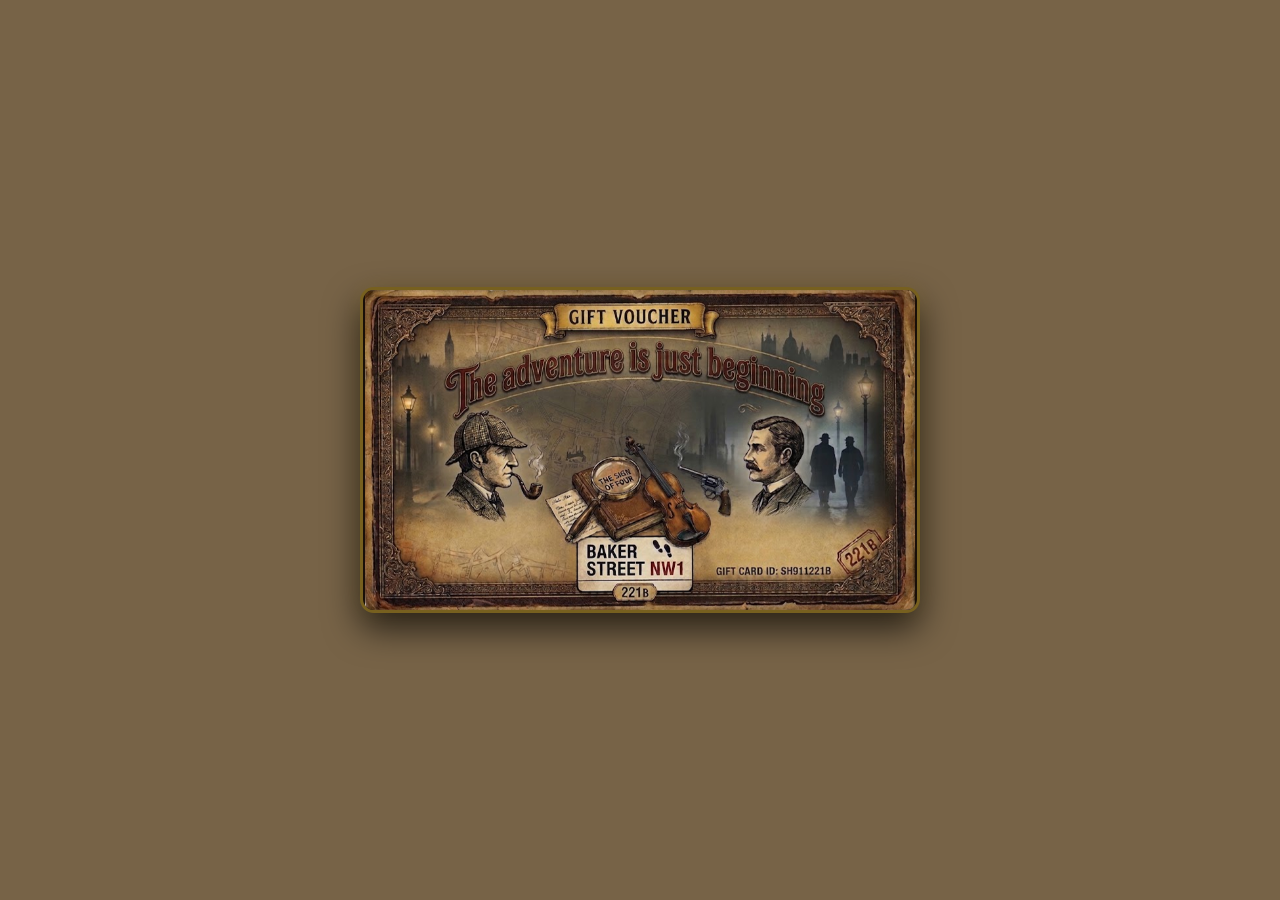
<file: index.html>
<!DOCTYPE html>
<html lang="en">
<head>
    <meta charset="UTF-8">
    <meta name="viewport" content="width=device-width, initial-scale=1.0">
    <title>A great way to annoy a girl - Book 1</title>
    <meta name="description" content="A gaslit card trick on Baker Street. Turn the card, open the grimoire, and step into the Midnight Gazette exhibition.">
    <meta name="theme-color" content="#0b0b0e">
    <link rel="icon" href="favicon.svg" type="image/svg+xml">
    <link rel="manifest" href="site.webmanifest">
    <link rel="preconnect" href="https://fonts.googleapis.com">
    <link rel="preconnect" href="https://fonts.gstatic.com" crossorigin>
    <link href="https://fonts.googleapis.com/css2?family=Cinzel+Decorative:wght@700&family=Playfair+Display:ital,wght@0,400;0,700;1,400&family=UnifrakturMaguntia&display=swap" rel="stylesheet">
    <link rel="stylesheet" href="css/parlor.css">
    <link rel="preload" as="image" href="images/card-front.jpg">
    <link rel="preload" as="image" href="images/card-back.jpg">
    <link rel="preload" as="image" href="images/london.jpg">
    <link rel="prefetch" href="exhibition.html">
</head>
<body>
    <div id="flash-overlay"></div>

    <header class="victorian-header">
        <!-- <h1>Mistery unravels</h1> -->
        <p class="era-kicker">London, 1890</p>
        <p class="era-sub">For more adventures yet to come...</p>
    </header>

    <div class="scene" id="cardScene">
        <div class="card-container" id="magicCard">
            <div class="card-face card-front">
                <img src="images/card-front.jpg" alt="A foggy cobbled bridge leading up to a castle gate">
            </div>
            <div class="card-face card-back">
                <img src="images/card-back.jpg" alt="The same castle reflected in still water">
            </div>
        </div>
    </div>

    <div class="book-container" id="flyingBook" aria-hidden="true">
        <div class="book-spine-wrapper" id="bookSpineWrapper">
            <div class="book-spine-center"></div>

            <div class="book-right-half">
                <div class="book-page-content right-page-shadow portal-page">
                    <div class="book-title">Secret Portal</div>
                    <img class="portal-arc" src="images/portal_arc.jpg" alt="A stone arch filled with a swirling portal">
                </div>
            </div>

            <div class="book-left-flap" id="bookLeftFlap">
                <div class="cover-front-face">
                    <h2>Grimoire of adventures</h2>
                    <div class="emblem" aria-hidden="true">⚜</div>
                </div>
                <div class="cover-inside-page">
                    <div class="book-page-content left-page-shadow">
                        <div class="book-title">Vol. XIX — The Passage</div>
                        <p class="book-text">On a foggy eve in November 1890, the gas lamps of Baker Street flickered as the veil between worlds grew thin...</p>
                        <img class="book-illustration" src="images/street.jpg" alt="Westminster Bridge and the clock tower">
                    </div>
                </div>
            </div>

            <div id="riffleStack"></div>
        </div>
    </div>

    <dialog class="gate" id="gateDialog" aria-labelledby="gateQuestion">
        <form id="gateForm">
            <p class="gate-kicker">The grimoire asks</p>
            <h2 id="gateQuestion" tabindex="-1"></h2>
            <label class="sr-only" for="gateAnswer">Your answer</label>
            <input id="gateAnswer" name="answer" type="text" autocomplete="off" spellcheck="false" required>
            <p class="gate-error" id="gateError" hidden>The stone portal does not yield.</p>
            <div class="gate-actions">
                <button type="button" class="plaque" id="gateClose">Close</button>
                <button type="submit" class="plaque" id="gateSubmit">Offer the answer</button>
            </div>
        </form>
    </dialog>

    <script src="js/gate.js"></script>
    <script src="js/parlor.js"></script>
</body>
</html>
</file>
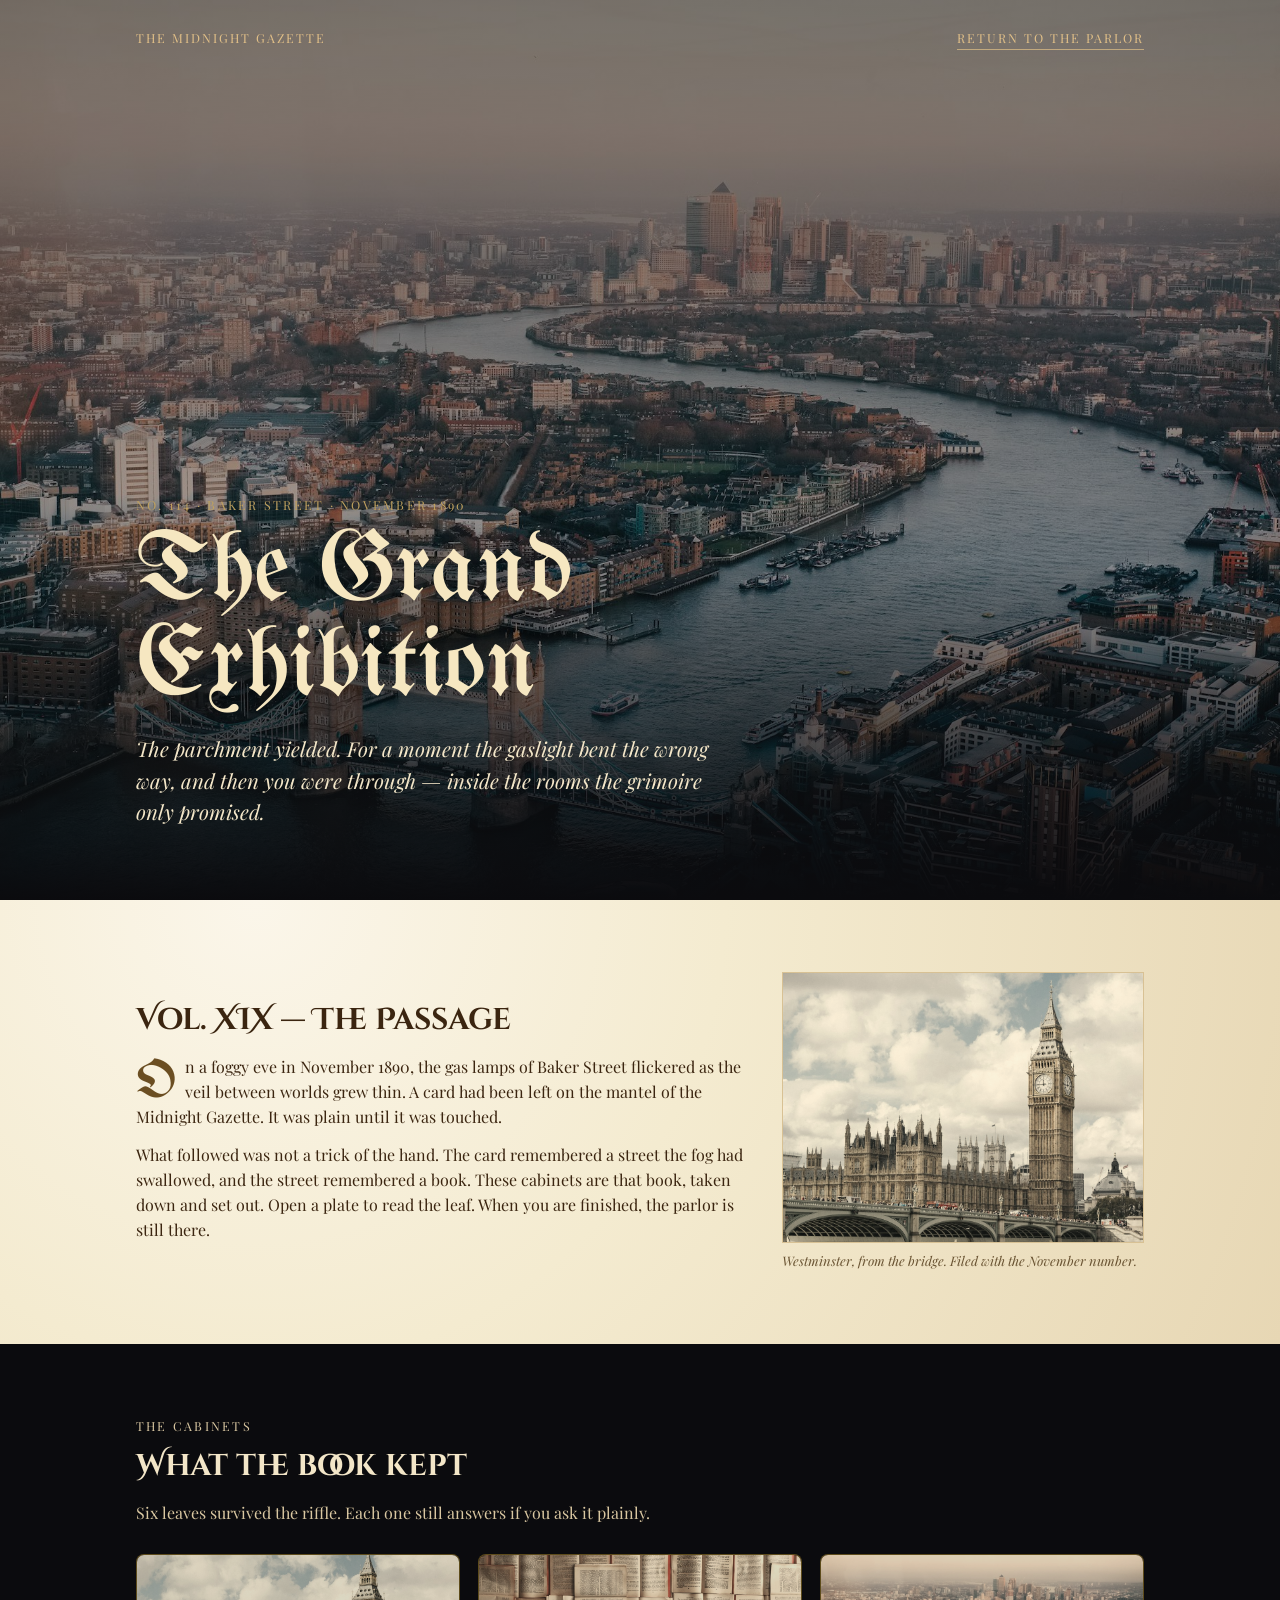
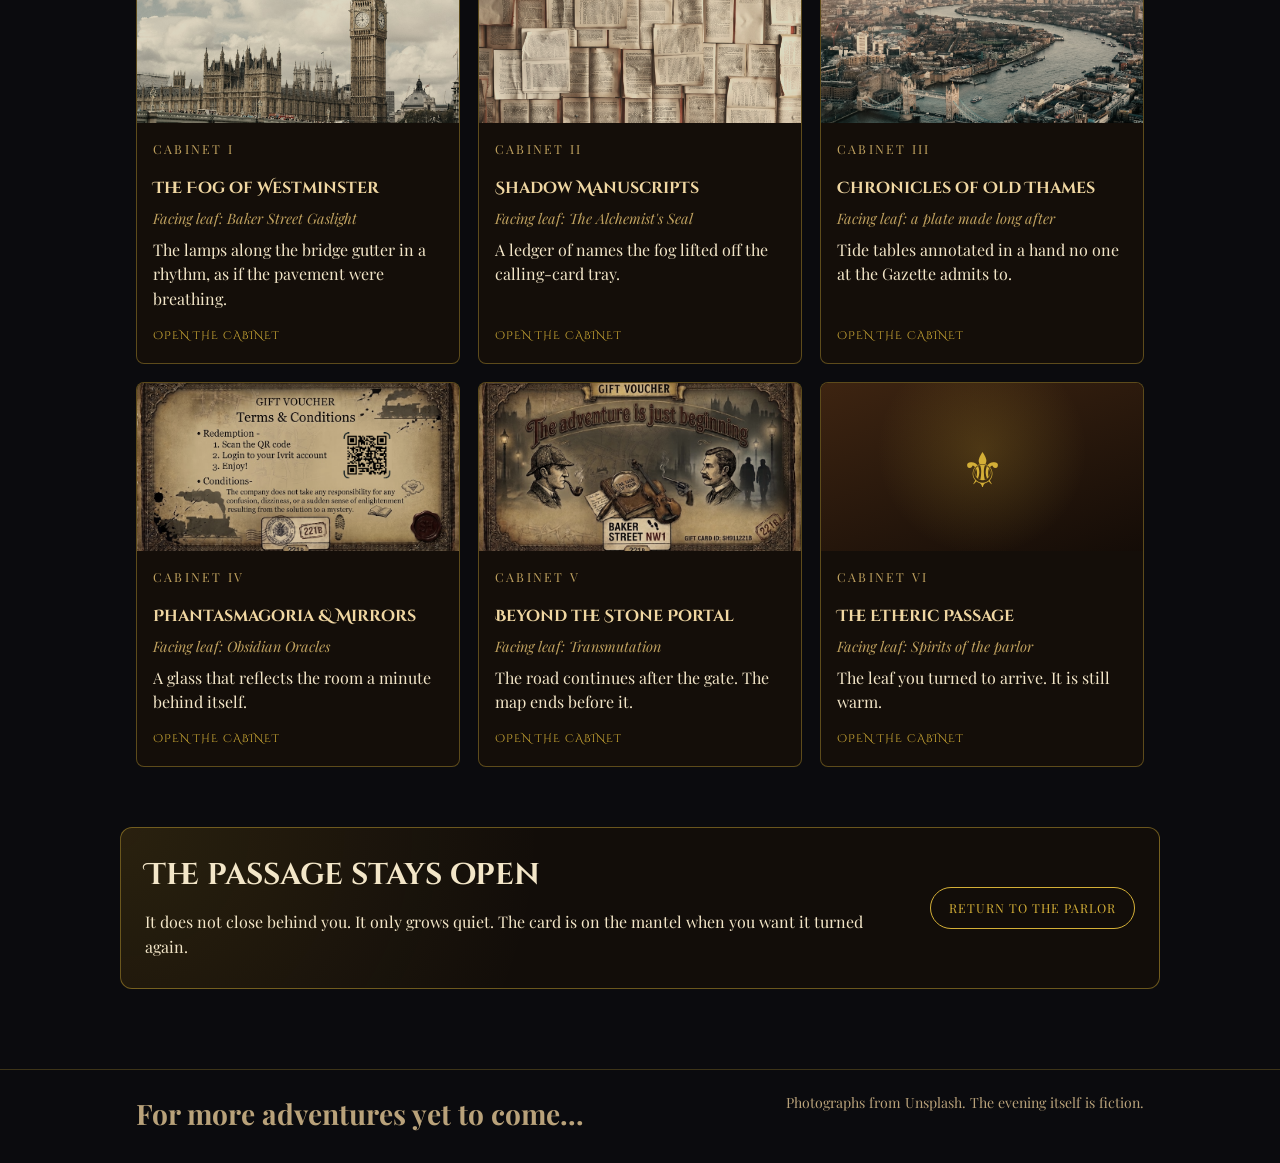
<file: exhibition.html>
<!DOCTYPE html>
<html lang="en">
<head>
    <meta charset="UTF-8">
    <meta name="viewport" content="width=device-width, initial-scale=1.0">
    <title>The Grand Exhibition — Midnight Gazette</title>
    <meta name="description" content="The Midnight Gazette exhibition, November 1890. Six cabinets opened by the grimoire on Baker Street.">
    <meta name="theme-color" content="#0b0b0e">
    <link rel="icon" href="favicon.svg" type="image/svg+xml">
    <link rel="manifest" href="site.webmanifest">
    <link rel="preconnect" href="https://fonts.googleapis.com">
    <link rel="preconnect" href="https://fonts.gstatic.com" crossorigin>
    <link href="https://fonts.googleapis.com/css2?family=Cinzel+Decorative:wght@700&family=Playfair+Display:ital,wght@0,400;0,700;1,400&family=UnifrakturMaguntia&display=swap" rel="stylesheet">
    <link rel="stylesheet" href="css/exhibition.css">
    <script>
        try {
            if (sessionStorage.getItem("parlor-passage") === "1") {
                document.documentElement.classList.add("from-parlor");
                sessionStorage.removeItem("parlor-passage");
            }
        } catch (error) {}
    </script>
</head>
<body>
    <div class="veil" aria-hidden="true"></div>
    <a class="skip" href="#cabinets">Skip to the cabinets</a>

    <header class="hero">
        <div class="wrap mast">
            <p>The Midnight Gazette</p>
            <a href="index.html">Return to the parlor</a>
        </div>
        <div class="wrap">
            <p class="kicker">No. 114 · Baker Street · November 1890</p>
            <h1>The Grand<br>Exhibition</h1>
            <p class="lede">The parchment yielded. For a moment the gaslight bent the wrong way, and then you were through — inside the rooms the grimoire only promised.</p>
        </div>
    </header>

    <section class="story" aria-labelledby="passage-title">
        <div class="wrap story-grid">
            <div>
                <h2 id="passage-title">Vol. XIX — The Passage</h2>
                <p class="drop">On a foggy eve in November 1890, the gas lamps of Baker Street flickered as the veil between worlds grew thin. A card had been left on the mantel of the Midnight Gazette. It was plain until it was touched.</p>
                <p>What followed was not a trick of the hand. The card remembered a street the fog had swallowed, and the street remembered a book. These cabinets are that book, taken down and set out. Open a plate to read the leaf. When you are finished, the parlor is still there.</p>
            </div>
            <figure class="plate">
                <img src="images/street.jpg" alt="Westminster Bridge and the clock tower under a bright sky">
                <figcaption>Westminster, from the bridge. Filed with the November number.</figcaption>
            </figure>
        </div>
    </section>

    <section class="cabinets" id="cabinets" aria-labelledby="cabinets-title">
        <div class="wrap">
            <div class="section-head">
                <p class="kicker">The cabinets</p>
                <h2 id="cabinets-title">What the book kept</h2>
                <p>Six leaves survived the riffle. Each one still answers if you ask it plainly.</p>
            </div>
            <div class="grid">
                <article class="cabinet">
                    <img src="images/street.jpg" alt="Westminster Bridge and the clock tower">
                    <div class="cabinet-copy">
                        <p class="kicker">Cabinet I</p>
                        <h3>The Fog of Westminster</h3>
                        <p class="pair">Facing leaf: Baker Street Gaslight</p>
                        <p>The lamps along the bridge gutter in a rhythm, as if the pavement were breathing.</p>
                        <button class="open-label" type="button" data-open="manuscript-westminster" aria-haspopup="dialog" aria-controls="manuscript-westminster">Open the cabinet<span class="sr-only">: The Fog of Westminster</span></button>
                    </div>
                </article>

                <article class="cabinet">
                    <img src="images/paper.jpg" alt="Open books pinned in a grid of aged pages">
                    <div class="cabinet-copy">
                        <p class="kicker">Cabinet II</p>
                        <h3>Shadow Manuscripts</h3>
                        <p class="pair">Facing leaf: The Alchemist's Seal</p>
                        <p>A ledger of names the fog lifted off the calling-card tray.</p>
                        <button class="open-label" type="button" data-open="manuscript-shadows" aria-haspopup="dialog" aria-controls="manuscript-shadows">Open the cabinet<span class="sr-only">: Shadow Manuscripts</span></button>
                    </div>
                </article>

                <article class="cabinet">
                    <img src="images/london.jpg" alt="The Thames curving through London, Tower Bridge in the foreground">
                    <div class="cabinet-copy">
                        <p class="kicker">Cabinet III</p>
                        <h3>Chronicles of Old Thames</h3>
                        <p class="pair">Facing leaf: a plate made long after</p>
                        <p>Tide tables annotated in a hand no one at the Gazette admits to.</p>
                        <button class="open-label" type="button" data-open="manuscript-thames" aria-haspopup="dialog" aria-controls="manuscript-thames">Open the cabinet<span class="sr-only">: Chronicles of Old Thames</span></button>
                    </div>
                </article>

                <article class="cabinet">
                    <img src="images/card-back.jpg" alt="A castle doubled in the still water below its bridge">
                    <div class="cabinet-copy">
                        <p class="kicker">Cabinet IV</p>
                        <h3>Phantasmagoria &amp; Mirrors</h3>
                        <p class="pair">Facing leaf: Obsidian Oracles</p>
                        <p>A glass that reflects the room a minute behind itself.</p>
                        <button class="open-label" type="button" data-open="manuscript-mirrors" aria-haspopup="dialog" aria-controls="manuscript-mirrors">Open the cabinet<span class="sr-only">: Phantasmagoria and Mirrors</span></button>
                    </div>
                </article>

                <article class="cabinet">
                    <img src="images/card-front.jpg" alt="A cobbled bridge disappearing into fog at a castle gate">
                    <div class="cabinet-copy">
                        <p class="kicker">Cabinet V</p>
                        <h3>Beyond the Stone Portal</h3>
                        <p class="pair">Facing leaf: Transmutation</p>
                        <p>The road continues after the gate. The map ends before it.</p>
                        <button class="open-label" type="button" data-open="manuscript-gates" aria-haspopup="dialog" aria-controls="manuscript-gates">Open the cabinet<span class="sr-only">: Beyond the Iron Gates</span></button>
                    </div>
                </article>

                <article class="cabinet">
                    <span class="plate-mark" aria-hidden="true">⚜</span>
                    <div class="cabinet-copy">
                        <p class="kicker">Cabinet VI</p>
                        <h3>The Etheric Passage</h3>
                        <p class="pair">Facing leaf: Spirits of the parlor</p>
                        <p>The leaf you turned to arrive. It is still warm.</p>
                        <button class="open-label" type="button" data-open="manuscript-passage" aria-haspopup="dialog" aria-controls="manuscript-passage">Open the cabinet<span class="sr-only">: The Etheric Passage</span></button>
                    </div>
                </article>
            </div>
        </div>
    </section>

    <section class="closing">
        <div class="wrap closing-band">
            <div>
                <h2>The passage stays open</h2>
                <p>It does not close behind you. It only grows quiet. The card is on the mantel when you want it turned again.</p>
            </div>
            <a class="return-link" href="index.html">Return to the parlor</a>
        </div>
    </section>

    <footer class="site-footer">
        <div class="wrap">
            <h1>For more adventures yet to come...</h1>
            <p>Photographs from Unsplash. The evening itself is fiction.</p>
        </div>
    </footer>

    <dialog class="manuscript" id="manuscript-westminster" aria-labelledby="title-westminster">
        <p class="kicker">Cabinet I · Leaf 3</p>
        <h2 id="title-westminster" tabindex="-1">The Fog of Westminster</h2>
        <p>The plate shows the clock tower from the bridge, which is as much of Westminster as the fog allowed that week. A map in the Gazette office draws the neighboring streets only while you are not looking at them. Westminster keeps its outline. The streets around it step aside.</p>
        <hr class="rule">
        <h3>Baker Street Gaslight</h3>
        <p>On Baker Street the lamps answer one another. When the third lamp from the corner goes dark, the parlor door is already open, whether or not anyone lifted the latch.</p>
        <form method="dialog"><button class="plaque" type="submit">Close the cabinet</button></form>
    </dialog>

    <dialog class="manuscript" id="manuscript-shadows" aria-labelledby="title-shadows">
        <p class="kicker">Cabinet II · Leaf 1</p>
        <h2 id="title-shadows" tabindex="-1">Shadow Manuscripts</h2>
        <p>The Gazette keeps a book it does not catalog. The pages in the plate are pinned so they cannot turn themselves, which they have tried. The names inside are written in a hand that changes with the weather. On wet nights the ink rises, as if the street were trying to remember who walked it.</p>
        <hr class="rule">
        <h3>The Alchemist's Seal</h3>
        <p>The seal is wax the color of old blood. Pressed into it is a circle that will not sit still if you look away. Collectors have tried to copy it. The copies dry blank.</p>
        <form method="dialog"><button class="plaque" type="submit">Close the cabinet</button></form>
    </dialog>

    <dialog class="manuscript" id="manuscript-thames" aria-labelledby="title-thames">
        <p class="kicker">Cabinet III · Leaf 7</p>
        <h2 id="title-thames" tabindex="-1">Chronicles of Old Thames</h2>
        <p>This plate was made long after the night it describes. The river is the same river. The tide tables in the cabinet are annotated in a hand no one at the Gazette admits to, and the notes disagree with the Admiralty by exactly the time it takes to cross one more bridge than London has.</p>
        <hr class="rule">
        <h3>Marginal note</h3>
        <p>Tower Bridge was still a rumor of iron in the autumn of 1890. The chronicle records it anyway, which the editors have chosen not to correct.</p>
        <form method="dialog"><button class="plaque" type="submit">Close the cabinet</button></form>
    </dialog>

    <dialog class="manuscript" id="manuscript-mirrors" aria-labelledby="title-mirrors">
        <p class="kicker">Cabinet IV · Leaf 8</p>
        <h2 id="title-mirrors" tabindex="-1">Phantasmagoria &amp; Mirrors</h2>
        <p>The plate shows a house doubled in still water. Hold it beside the parlor mirror and the two reflections do not agree. Ours answers a minute late. Guests who check their collars in it are already in the hall, putting on a coat they have not yet reached for.</p>
        <hr class="rule">
        <h3>Obsidian Oracles</h3>
        <p>Seven stones, each answering a question you have not asked. They refuse any question you have. The editors consider this an improvement on most correspondence.</p>
        <form method="dialog"><button class="plaque" type="submit">Close the cabinet</button></form>
    </dialog>

    <dialog class="manuscript" id="manuscript-gates" aria-labelledby="title-gates">
        <p class="kicker">Cabinet V · Leaf 12</p>
        <h2 id="title-gates" tabindex="-1">Beyond the Iron Gates</h2>
        <p>The road in the plate ends at a gate, which is as far as the surveyor would go. Past it, the exhibition does not end. It only pretends to. Visitors who step through report a second parlor, identical except that the card on the mantel is already face up.</p>
        <hr class="rule">
        <h3>Transmutation</h3>
        <p>Lead shot left in a saucer; by morning, a thin skin of gold. The saucer is exhibited empty. The gold is in the ledger, under expenses.</p>
        <form method="dialog"><button class="plaque" type="submit">Close the cabinet</button></form>
    </dialog>

    <dialog class="manuscript" id="manuscript-passage" aria-labelledby="title-passage">
        <p class="kicker">Cabinet VI · The leaf you turned</p>
        <h2 id="title-passage" tabindex="-1">The Etheric Passage</h2>
        <p>There is no plate for this cabinet. You are the record of it. The page was warm when it landed, and the parlor agreed, for once, with the time in both rooms.</p>
        <hr class="rule">
        <h3>Spirits of Victorian Parlors</h3>
        <p>Calling cards left by guests who were never shown in. The astrolabe beside the tray is set for a sky London will not see until spring. Both are filed here so they will not follow you back to the mantel.</p>
        <form method="dialog"><button class="plaque" type="submit">Close the cabinet</button></form>
    </dialog>

    <script src="js/exhibition.js"></script>
</body>
</html>
</file>
<file: css/parlor.css>
* {
    box-sizing: border-box;
    margin: 0;
    padding: 0;
}

html {
    color-scheme: dark;
    background: #0b0b0e;
}

body {
    background-color: #776347;
    height: 100vh;
    height: 100dvh;
    overflow: hidden;
    display: flex;
    justify-content: center;
    align-items: center;
    font-family: "Playfair Display", Georgia, serif;
    user-select: none;
}

body.era-london {
    background-color: #1c120a;
    background-image:
        linear-gradient(rgba(28, 18, 10, 0.5), rgba(15, 10, 5, 0.75)),
        url("../images/london.jpg");
    background-repeat: no-repeat;
    background-position: center center;
    background-size: cover;
    background-attachment: fixed;
}

body.era-london::before {
    content: "";
    position: absolute;
    inset: 0;
    background: radial-gradient(circle at 50% 30%, rgba(255, 180, 80, 0.15) 0%, transparent 70%);
    pointer-events: none;
    animation: gaslightPulse 6s ease-in-out infinite alternate;
}

@keyframes gaslightPulse {
    0% { opacity: 0.7; transform: scale(1); }
    100% { opacity: 1; transform: scale(1.05); }
}

.victorian-header {
    position: absolute;
    top: max(35px, env(safe-area-inset-top));
    left: 0;
    right: 0;
    padding: 0 16px;
    text-align: center;
    pointer-events: none;
    z-index: 20;
}

.victorian-header h1 {
    font-family: "UnifrakturMaguntia", "Palatino Linotype", serif;
    font-weight: 400;
    color: #e2c088;
    font-size: clamp(1.9rem, 7vw, 2.8rem);
    text-shadow: 3px 3px 6px rgba(0, 0, 0, 0.9), 0 0 15px rgba(212, 175, 55, 0.3);
    letter-spacing: 1px;
}

.victorian-header p {
    color: #bfa15f;
    font-style: italic;
    font-size: clamp(0.95rem, 2.6vw, 1.15rem);
    margin-top: 4px;
    letter-spacing: 1.5px;
    text-shadow: 1px 1px 3px rgba(0, 0, 0, 0.8);
    opacity: 0;
    transform: translateY(-12px);
    transition: opacity 1.5s cubic-bezier(0.1, 0.9, 0.2, 1) 0.5s, transform 1.5s cubic-bezier(0.1, 0.9, 0.2, 1) 0.5s;
}

body.era-london .victorian-header p {
    opacity: 1;
    transform: translateY(0);
}

#flash-overlay {
    position: fixed;
    inset: 0;
    background: #fffef0;
    opacity: 0;
    pointer-events: none;
    z-index: 999;
}

@keyframes magicFlashSequence {
    0% { opacity: 0; }
    40% { opacity: 1; filter: brightness(2.5) contrast(1.2); }
    55% { opacity: 1; filter: brightness(2.5) contrast(1.2); }
    100% { opacity: 0; }
}

.flash-active {
    animation: magicFlashSequence 1.2s ease-in-out forwards;
}

.scene {
    width: min(560px, 88vw);
    height: calc(min(560px, 88vw) * 5 / 8);
    perspective: 1200px;
    position: absolute;
    transform: translate(0, 0);
    transition: opacity 0.3s ease;
    z-index: 30;
}

@keyframes quadraticCardSpin {
    0%   { transform: rotateY(0deg) rotateZ(0deg) scale(1); }
    10%  { transform: rotateY(21.6deg) rotateZ(3.6deg) scale(1.005); }
    20%  { transform: rotateY(86.4deg) rotateZ(14.4deg) scale(1.01); }
    30%  { transform: rotateY(194.4deg) rotateZ(32.4deg) scale(1.02); }
    40%  { transform: rotateY(345.6deg) rotateZ(57.6deg) scale(1.03); }
    50%  { transform: rotateY(540deg) rotateZ(90deg) scale(1.04); }
    60%  { transform: rotateY(777.6deg) rotateZ(129.6deg) scale(1.055); }
    70%  { transform: rotateY(1058.4deg) rotateZ(176.4deg) scale(1.07); }
    80%  { transform: rotateY(1382.4deg) rotateZ(230.4deg) scale(1.085); }
    90%  { transform: rotateY(1749.6deg) rotateZ(291.6deg) scale(1.095); }
    100% { transform: rotateY(2160deg) rotateZ(360deg) scale(1.1); }
}

.card-accelerating-spin {
    animation: quadraticCardSpin 3.2s linear forwards;
}

.card-container {
    width: 100%;
    height: 100%;
    position: relative;
    transform-style: preserve-3d;
    cursor: pointer;
}

.card-face {
    position: absolute;
    inset: 0;
    backface-visibility: hidden;
    border-radius: 14px;
    box-shadow: 0 15px 35px rgba(0, 0, 0, 0.7), 0 0 20px rgba(212, 175, 55, 0.15);
    overflow: hidden;
    border: 3px solid rgba(212, 175, 55, 0.5);
    background: #1a1008;
}

.card-face img {
    width: 100%;
    height: 100%;
    object-fit: contain;
    object-position: center;
}

.card-back {
    transform: rotateY(180deg);
}

.book-container {
    --book-w: min(460px, 100vw - 48px, 68vh);
    --book-h: calc(var(--book-w) * 300 / 460);
    --page-w: calc(var(--book-w) / 2);
    --cover-border: 4px;
    position: absolute;
    width: var(--book-w);
    height: var(--book-h);
    top: -150%;
    left: 50%;
    transform: translateX(-75%) scale(0.65) rotateX(25deg);
    opacity: 0;
    cursor: pointer;
    z-index: 40;
    perspective: 1600px;
    perspective-origin: 50% 30%;
    transform-style: preserve-3d;
    transition:
        top 1.6s cubic-bezier(0.15, 0.85, 0.25, 1),
        transform 1.6s cubic-bezier(0.15, 0.85, 0.25, 1),
        opacity 1.2s ease;
}

.book-container:focus-visible {
    outline: 2px solid #e2c088;
    outline-offset: 8px;
}

.book-container.active-book {
    top: calc(50% - var(--book-h) / 2);
    transform: translateX(-75%) scale(1) rotateX(0deg);
    opacity: 1;
}

.book-container.open-book {
    transform: translateX(-50%) scale(1) rotateX(8deg) rotateY(-2deg);
}

@keyframes bookRiffleVibrate {
    0%, 100% { transform: translateX(-50%) scale(1) rotateX(8deg) rotateY(-2deg) translateZ(0px); }
    25% { transform: translateX(-50%) scale(1) rotateX(9deg) rotateY(-1.5deg) translateZ(3px); }
    50% { transform: translateX(-50%) scale(1) rotateX(7.5deg) rotateY(-2.5deg) translateZ(-2px); }
    75% { transform: translateX(-50%) scale(1) rotateX(8.5deg) rotateY(-1.8deg) translateZ(2px); }
}

.book-container.is-vibrating {
    animation: bookRiffleVibrate 0.08s infinite ease-in-out;
}

.book-spine-wrapper {
    width: 100%;
    height: 100%;
    position: relative;
    transform-style: preserve-3d;
}

.book-right-half {
    position: absolute;
    right: 0;
    top: 0;
    width: 50%;
    height: 100%;
    background: #2a1b0e;
    border-top-right-radius: 8px;
    border-bottom-right-radius: 8px;
    border: var(--cover-border) solid #4a321a;
    border-left: none;
    overflow: hidden;
    transform: translateZ(0px);
    z-index: 1;
}

.book-left-flap {
    position: absolute;
    left: 50%;
    top: 0;
    width: 50%;
    height: 100%;
    transform-origin: left center;
    transform-style: preserve-3d;
    transition: transform 1.3s cubic-bezier(0.35, 0, 0.15, 1);
    z-index: 500;
    transform: rotateY(0deg) translateZ(25px);
}

.book-container.open-book .book-left-flap {
    z-index: 1;
    transform: rotateY(-180deg) translateZ(8px);
}

.cover-front-face {
    position: absolute;
    inset: 0;
    backface-visibility: hidden;
    background: linear-gradient(135deg, #3d2411 0%, #1f1107 100%);
    border: var(--cover-border) solid #bfa15f;
    border-top-right-radius: 8px;
    border-bottom-right-radius: 8px;
    display: flex;
    flex-direction: column;
    justify-content: center;
    align-items: center;
    box-shadow: inset 0 0 25px rgba(0, 0, 0, 0.85), 5px 10px 25px rgba(0, 0, 0, 0.7);
    z-index: 10;
    transform: translateZ(2px);
}

.cover-front-face h2 {
    font-family: "Cinzel Decorative", Palatino, serif;
    color: #d4af37;
    font-size: clamp(0.85rem, 2.2vw, 1.15rem);
    text-shadow: 2px 2px 4px rgba(0, 0, 0, 0.9);
    text-align: center;
    padding: 0 15px;
    letter-spacing: 1px;
}

.cover-front-face .emblem {
    font-size: 2.2rem;
    margin-top: 12px;
    color: #d4af37;
}

.cover-inside-page {
    position: absolute;
    inset: 0;
    backface-visibility: hidden;
    transform: rotateY(180deg) translateZ(-4px);
    background: #2a1b0e;
    border-top-left-radius: 8px;
    border-bottom-left-radius: 8px;
    border: var(--cover-border) solid #4a321a;
    border-right: none;
    overflow: hidden;
    z-index: 1;
}

#riffleStack {
    position: absolute;
    inset: 0;
    transform-style: preserve-3d;
    pointer-events: none;
}

.riffle-leaf {
    position: absolute;
    left: 50%;
    top: var(--cover-border);
    width: calc(50% - var(--cover-border));
    height: calc(100% - 2 * var(--cover-border));
    transform-origin: left center;
    transform-style: preserve-3d;
    pointer-events: none;
    border-radius: 0 6px 6px 0;
    transition: transform 0.45s cubic-bezier(0.18, 0.85, 0.32, 1.2), opacity 0.3s ease;
    will-change: transform, z-index;
    opacity: 0;
}

.book-container.open-book .riffle-leaf {
    opacity: 1;
}

.leaf-inner-wrapper {
    width: 100%;
    height: 100%;
    position: relative;
    transform-style: preserve-3d;
    transition: transform 0.45s ease-out;
}

.riffle-leaf-front,
.riffle-leaf-back {
    position: absolute;
    inset: 0;
    backface-visibility: hidden;
    background: #f4ebd0;
    background-image: radial-gradient(circle, #fdfaf0 0%, #e3d3ae 100%);
    border: 1px solid rgba(184, 153, 97, 0.7);
    box-shadow: inset 0 0 12px rgba(139, 105, 20, 0.25);
    padding: 16px;
    font-size: 0.68rem;
    color: #5a4327;
    font-style: italic;
    overflow: hidden;
    user-select: none;
}

.riffle-leaf-back {
    transform: rotateY(180deg);
    border-radius: 6px 0 0 6px;
}

.riffle-leaf::after {
    content: "";
    position: absolute;
    inset: 0;
    background: linear-gradient(90deg, rgba(0, 0, 0, 0.4) 0%, rgba(255, 255, 255, 0.2) 40%, rgba(0, 0, 0, 0.3) 100%);
    opacity: 0;
    transition: opacity 0.2s ease;
    pointer-events: none;
    z-index: 5;
}

.riffle-leaf.is-arching::after {
    opacity: 1;
}

.riffle-leaf.is-arching {
    transform: rotateY(-90deg) rotateZ(-14deg) rotateX(15deg) translateZ(120px) scale(1.04) !important;
}

.riffle-leaf.is-arching .leaf-inner-wrapper {
    transform: rotateY(-25deg) skewY(-6deg);
}

.riffle-leaf.is-flipped .leaf-inner-wrapper {
    transition: none;
    transform: none;
}

.book-page-content {
    width: 100%;
    height: 100%;
    background: #f4ebd0;
    background-image: radial-gradient(circle, #f9f3e1 0%, #e6d7b5 100%);
    padding: 24px 20px;
    position: relative;
    overflow: hidden;
    box-shadow: inset 0 0 15px rgba(139, 105, 20, 0.25);
    display: flex;
    flex-direction: column;
    justify-content: space-between;
}

.left-page-shadow {
    border-right: 1px solid #d4c29a;
}

.right-page-shadow {
    border-left: 1px solid #d4c29a;
}

.portal-page {
    justify-content: flex-start;
    align-items: center;
}

.portal-page .book-title {
    align-self: stretch;
}

.portal-arc {
    display: block;
    width: min(100%, 220px);
    max-height: calc(100% - 3.2rem);
    margin-top: auto;
    margin-bottom: auto;
    object-fit: contain;
    mix-blend-mode: multiply;
}

.book-spine-center {
    position: absolute;
    left: 50%;
    top: 0;
    bottom: 0;
    width: 22px;
    transform: translateX(-50%) translateZ(110px);
    background: linear-gradient(to right, rgba(0, 0, 0, 0.7), rgba(50, 30, 12, 0.3), rgba(0, 0, 0, 0.7));
    z-index: 3000;
    pointer-events: none;
    opacity: 0;
    transition: opacity 0.8s ease;
}

.book-title {
    font-family: "Cinzel Decorative", Palatino, serif;
    font-size: clamp(0.62rem, 2.4vw, 1.05rem);
    line-height: 1.25;
    color: #3b2510;
    text-align: center;
    border-bottom: 1px solid #c9b485;
    padding-bottom: 6px;
    margin-bottom: 8px;
}

.book-text {
    font-family: "Playfair Display", Georgia, serif;
    font-size: 0.85rem;
    color: #4a3721;
    line-height: 1.5;
    text-align: justify;
    font-style: italic;
}

.book-illustration {
    width: 100%;
    height: 90px;
    object-fit: cover;
    border-radius: 3px;
    border: 1px solid #c9b485;
    opacity: 0.85;
    margin-top: 5px;
    filter: sepia(0.45) contrast(0.95);
}

@keyframes bookFloat {
    0%, 100% { transform: translateX(-50%) translateY(0px) rotateX(8deg) rotateY(-2deg); }
    50% { transform: translateX(-50%) translateY(-16px) rotateX(12deg) rotateY(1deg); }
}

.book-floating {
    animation: bookFloat 4.5s ease-in-out infinite;
}

.book-container.book-floating:hover .riffle-leaf:not(.is-flipped) {
    transform: rotateY(-4deg);
}

.plaque {
    font-family: "Cinzel Decorative", Palatino, serif;
    font-size: 0.75rem;
    color: #8c6d33;
    border: 1px solid #8c6d33;
    padding: 4px 10px;
    border-radius: 4px;
    display: inline-block;
}

.gate {
    color-scheme: light;
    width: min(440px, calc(100vw - 28px));
    margin: auto;
    padding: 26px 24px 20px;
    border: 1px solid #c9b485;
    border-radius: 12px;
    background: radial-gradient(circle at 50% 0%, #fbf6ea, #f4ebd0 58%, #e6d3ae);
    color: #3b2510;
    font-family: "Playfair Display", Georgia, serif;
    user-select: text;
}

.gate::backdrop {
    background: rgba(8, 6, 4, 0.72);
}

.gate-kicker {
    margin-bottom: 8px;
    letter-spacing: 0.16em;
    text-transform: uppercase;
    font-size: 0.72rem;
    color: #8c6d33;
}

.gate h2 {
    margin: 0 0 16px;
    font-family: "Cinzel Decorative", Palatino, serif;
    font-size: clamp(1rem, 3vw, 1.2rem);
    line-height: 1.35;
    font-weight: 700;
}

.gate h2:focus {
    outline: none;
}

.gate input {
    width: 100%;
    padding: 10px 12px;
    border: 1px solid #8c6d33;
    border-radius: 6px;
    background: #fbf6ea;
    color: #3b2510;
    font: inherit;
    font-style: italic;
}

.gate-error {
    margin-top: 10px;
    color: #7a2e1b;
    font-style: italic;
}

.gate-actions {
    display: flex;
    justify-content: flex-end;
    gap: 10px;
    margin-top: 16px;
}

.gate .plaque {
    background: transparent;
    cursor: pointer;
}

.gate .plaque:disabled {
    opacity: 0.55;
    cursor: wait;
}

.sr-only {
    position: absolute;
    width: 1px;
    height: 1px;
    padding: 0;
    margin: -1px;
    overflow: hidden;
    clip: rect(0, 0, 0, 0);
    white-space: nowrap;
    border: 0;
}

@media (max-width: 800px) {
    body.era-london {
        background-attachment: scroll;
    }
}

@media (max-width: 560px) {
    .victorian-header p {
        letter-spacing: 0.04em;
        font-size: 0.84rem;
    }

    .book-container.open-book {
        transform: translateX(-50%) scale(1) rotateX(3deg) rotateY(0deg);
    }

    .book-floating {
        animation-name: bookFloatCompact;
    }

    .book-page-content {
        padding: 12px 10px;
    }

    .plaque {
        font-size: 0.62rem;
        letter-spacing: 0;
    }
}

@keyframes bookFloatCompact {
    0%, 100% { transform: translateX(-50%) translateY(0px) rotateX(3deg); }
    50% { transform: translateX(-50%) translateY(-10px) rotateX(5deg); }
}

@media (max-width: 540px) {
    .book-page-content {
        padding: 12px 10px;
    }

    .book-title {
        font-size: 0.78rem;
    }

    .book-text {
        font-size: 0.7rem;
        line-height: 1.35;
    }

    .book-illustration {
        height: 58px;
    }

    .riffle-leaf-front,
    .riffle-leaf-back {
        padding: 10px;
        font-size: 0.56rem;
    }

    .cover-front-face .emblem {
        font-size: 1.6rem;
        margin-top: 8px;
    }

    .gate-actions {
        flex-direction: column;
        align-items: stretch;
    }
}

@media (prefers-reduced-motion: reduce) {
    body.era-london::before,
    .book-floating,
    .card-accelerating-spin,
    .book-container.is-vibrating {
        animation: none !important;
    }

    .book-container,
    .book-left-flap,
    .riffle-leaf,
    .leaf-inner-wrapper,
    .victorian-header,
    .victorian-header p,
    #flash-overlay {
        transition: none !important;
    }
}
</file>
<file: css/exhibition.css>
* {
    box-sizing: border-box;
    margin: 0;
    padding: 0;
}

html {
    color-scheme: dark;
    background: #0b0b0e;
}

body {
    min-height: 100vh;
    background: #0b0b0e;
    color: #f3e6c8;
    font-family: "Playfair Display", Georgia, serif;
    line-height: 1.55;
}

img {
    max-width: 100%;
    display: block;
}

a {
    color: #e2c088;
}

button,
summary {
    font: inherit;
}

:focus-visible {
    outline: 2px solid #e2c088;
    outline-offset: 3px;
}

::selection {
    background: #d4af37;
    color: #1a1008;
}

.skip {
    position: absolute;
    left: 16px;
    top: -48px;
    z-index: 5;
    background: #f4ebd0;
    color: #3b2510;
    padding: 8px 12px;
    border-radius: 6px;
}

.skip:focus {
    top: 16px;
}

.wrap {
    width: min(1040px, 100%);
    min-width: 0;
    margin-inline: auto;
    padding-inline: 16px;
    box-sizing: border-box;
}

.hero {
    width: 100%;
    max-width: 100%;
    min-height: 100vh;
    min-height: 100dvh;
    display: flex;
    flex-direction: column;
    justify-content: space-between;
    padding: 28px 0 72px;
    overflow-x: clip;
    background:
        linear-gradient(to top, rgba(11, 11, 14, 1) 0%, rgba(11, 11, 14, 0.35) 38%, rgba(28, 18, 10, 0.55) 100%),
        url("../images/london.jpg") center / cover no-repeat;
}

.mast {
    display: flex;
    justify-content: space-between;
    align-items: baseline;
    gap: 16px;
    letter-spacing: 0.16em;
    text-transform: uppercase;
    font-size: 0.78rem;
    color: #e2c088;
}

.mast a {
    text-decoration: none;
    border-bottom: 1px solid rgba(226, 192, 136, 0.7);
    padding-bottom: 2px;
}

.kicker {
    letter-spacing: 0.18em;
    text-transform: uppercase;
    font-size: 0.78rem;
    color: #bfa15f;
    margin-bottom: 12px;
}

.hero h1 {
    font-family: "UnifrakturMaguntia", "Palatino Linotype", serif;
    font-weight: 400;
    font-size: clamp(2.35rem, 10vw, 6.2rem);
    line-height: 0.95;
    max-width: 100%;
    color: #f6e7c1;
    text-shadow: 0 10px 30px rgba(0, 0, 0, 0.55);
}

.lede {
    max-width: min(38rem, 100%);
    margin-top: 18px;
    font-size: clamp(1.02rem, 2vw, 1.28rem);
    font-style: italic;
    color: #f3e6c8;
}

.story {
    background:
        radial-gradient(circle at 20% 0%, #fbf6ea 0%, #f4ebd0 42%, #e7d7b4 100%);
    color: #3b2510;
    padding: 72px 0;
}

.story-grid {
    display: grid;
    grid-template-columns: 1.35fr 0.8fr;
    gap: 36px;
    align-items: center;
}

.story h2,
.cabinets h2,
.closing h2,
dialog h2 {
    font-family: "Cinzel Decorative", Palatino, serif;
    font-weight: 700;
    font-size: clamp(1.35rem, 2.4vw, 1.9rem);
    line-height: 1.25;
    margin-bottom: 16px;
}

.story p + p {
    margin-top: 14px;
}

.drop::first-letter {
    font-family: "UnifrakturMaguntia", "Palatino Linotype", serif;
    float: left;
    font-size: 3.4rem;
    line-height: 0.8;
    padding: 6px 8px 0 0;
    color: #6b4e22;
}

.plate {
    margin: 0;
}

.plate img {
    width: 100%;
    aspect-ratio: 4 / 3;
    object-fit: cover;
    border: 1px solid #c9b485;
    filter: sepia(0.45) contrast(0.96);
}

.plate figcaption {
    margin-top: 8px;
    font-size: 0.82rem;
    font-style: italic;
    color: #6a5433;
}

.cabinets {
    padding: 72px 0 36px;
}

.section-head {
    max-width: 38rem;
    margin-bottom: 28px;
}

.section-head p {
    color: #d9c7a1;
}

.grid {
    display: grid;
    grid-template-columns: repeat(3, 1fr);
    gap: 18px;
}

.cabinet {
    position: relative;
    display: flex;
    flex-direction: column;
    text-align: left;
    color: inherit;
    background: #140e09;
    border: 1px solid rgba(212, 175, 55, 0.38);
    border-radius: 8px;
    overflow: hidden;
    cursor: pointer;
    transition: border-color 0.2s ease, transform 0.2s ease;
}

.cabinet:hover {
    border-color: #e2c088;
    transform: translateY(-3px);
}

.cabinet img,
.plate-mark {
    width: 100%;
    height: 168px;
    object-fit: cover;
    filter: sepia(0.42) contrast(1.04) brightness(0.86);
}

.plate-mark {
    display: grid;
    place-items: center;
    font-size: 3rem;
    color: #d4af37;
    filter: none;
    background:
        radial-gradient(circle at 50% 40%, rgba(212, 175, 55, 0.2), transparent 55%),
        linear-gradient(160deg, #3d2411, #140c07);
}

.cabinet-copy {
    padding: 16px 16px 18px;
    display: flex;
    flex-direction: column;
    gap: 8px;
    flex: 1;
}

.cabinet-copy h3 {
    font-family: "Cinzel Decorative", Palatino, serif;
    font-size: 0.98rem;
    line-height: 1.35;
    color: #f0d7a2;
}

.pair {
    color: #bfa15f;
    font-style: italic;
    font-size: 0.9rem;
}

.cabinet-copy p:last-child {
    color: #e7d7b8;
}

.open-label {
    margin-top: auto;
    padding: 8px 0 0;
    border: 0;
    background: none;
    text-align: left;
    cursor: pointer;
    font-family: "Cinzel Decorative", Palatino, serif;
    font-size: 0.68rem;
    letter-spacing: 0.08em;
    text-transform: uppercase;
    color: #d4af37;
}

.open-label::after {
    content: "";
    position: absolute;
    inset: 0;
    z-index: 2;
}

.cabinet:has(.open-label:focus-visible) {
    outline: 2px solid #e2c088;
    outline-offset: 3px;
}

.open-label:focus-visible {
    outline: none;
}

.sr-only {
    position: absolute;
    width: 1px;
    height: 1px;
    padding: 0;
    margin: -1px;
    overflow: hidden;
    clip: rect(0, 0, 0, 0);
    white-space: nowrap;
    border: 0;
}

.closing {
    padding: 24px 0 80px;
}

.closing-band {
    border: 1px solid rgba(212, 175, 55, 0.45);
    border-radius: 12px;
    padding: 28px 24px;
    background:
        radial-gradient(circle at 0% 0%, rgba(212, 175, 55, 0.12), transparent 40%),
        #120d09;
    display: flex;
    justify-content: space-between;
    align-items: center;
    gap: 24px;
}

.return-link {
    display: inline-block;
    flex: 0 0 auto;
    text-decoration: none;
    border: 1px solid #d4af37;
    color: #d4af37;
    border-radius: 999px;
    padding: 10px 18px;
    letter-spacing: 0.08em;
    text-transform: uppercase;
    font-size: 0.78rem;
}

.return-link:hover {
    background: #d4af37;
    color: #1a1008;
}

.site-footer {
    border-top: 1px solid rgba(212, 175, 55, 0.25);
    padding: 22px 0 28px;
    color: #b9a27a;
    font-size: 0.88rem;
}

.site-footer .wrap {
    display: flex;
    justify-content: space-between;
    gap: 12px 24px;
    flex-wrap: wrap;
}

dialog.manuscript {
    color-scheme: light;
    width: min(640px, calc(100vw - 28px));
    max-height: min(82vh, 760px);
    overflow: auto;
    padding: 28px 26px 22px;
    border: 1px solid #c9b485;
    border-radius: 12px;
    background:
        radial-gradient(circle at 50% 0%, #fbf6ea, #f4ebd0 55%, #e6d3ae);
    color: #3b2510;
}

dialog.manuscript::backdrop {
    background: rgba(8, 6, 4, 0.72);
}

dialog.manuscript .kicker {
    color: #8c6d33;
}

dialog.manuscript h3 {
    font-family: "Cinzel Decorative", Palatino, serif;
    font-size: 1.05rem;
    margin-bottom: 8px;
}

dialog.manuscript p {
    font-style: italic;
}

dialog.manuscript p + p {
    margin-top: 12px;
}

.rule {
    border: 0;
    border-top: 1px solid #c9b485;
    margin: 18px 0;
}

dialog form {
    margin-top: 20px;
    text-align: right;
}

.plaque {
    font-family: "Cinzel Decorative", Palatino, serif;
    font-size: 0.72rem;
    color: #6b4e22;
    background: transparent;
    border: 1px solid #8c6d33;
    padding: 8px 12px;
    border-radius: 4px;
    cursor: pointer;
}

.plaque:hover {
    background: #3b2510;
    color: #f4ebd0;
}

.veil {
    position: fixed;
    inset: 0;
    background: #fffef0;
    opacity: 0;
    pointer-events: none;
    z-index: 80;
}

html.from-parlor .veil {
    animation: veilLift 1.35s ease forwards;
}

@keyframes veilLift {
    from { opacity: 1; }
    to { opacity: 0; }
}

.lost {
    min-height: 100vh;
    min-height: 100dvh;
    display: grid;
    place-items: center;
    text-align: center;
    padding: 32px 16px;
    background:
        radial-gradient(circle at 50% 20%, rgba(212, 175, 55, 0.16), transparent 42%),
        #0b0b0e;
}

.lost h1 {
    font-family: "UnifrakturMaguntia", "Palatino Linotype", serif;
    font-weight: 400;
    font-size: clamp(3rem, 8vw, 5rem);
    color: #f0d7a2;
}

.lost p {
    margin: 12px auto 22px;
    max-width: 34rem;
    font-style: italic;
}

@media (max-width: 900px) {
    .grid {
        grid-template-columns: 1fr 1fr;
    }
}

@media (max-width: 800px) {
    .story-grid {
        grid-template-columns: 1fr;
    }
}

@media (max-width: 640px) {
    .grid {
        grid-template-columns: 1fr;
    }

    .mast,
    .closing-band {
        flex-direction: column;
        align-items: flex-start;
    }

    .story,
    .cabinets {
        padding: 48px 0;
    }
}

@media (prefers-reduced-motion: reduce) {
    html {
        scroll-behavior: auto;
    }

    .cabinet,
    html.from-parlor .veil {
        transition: none;
        animation: none;
    }

    html.from-parlor .veil {
        opacity: 0;
    }

    .cabinet:hover {
        transform: none;
    }
}
</file>
